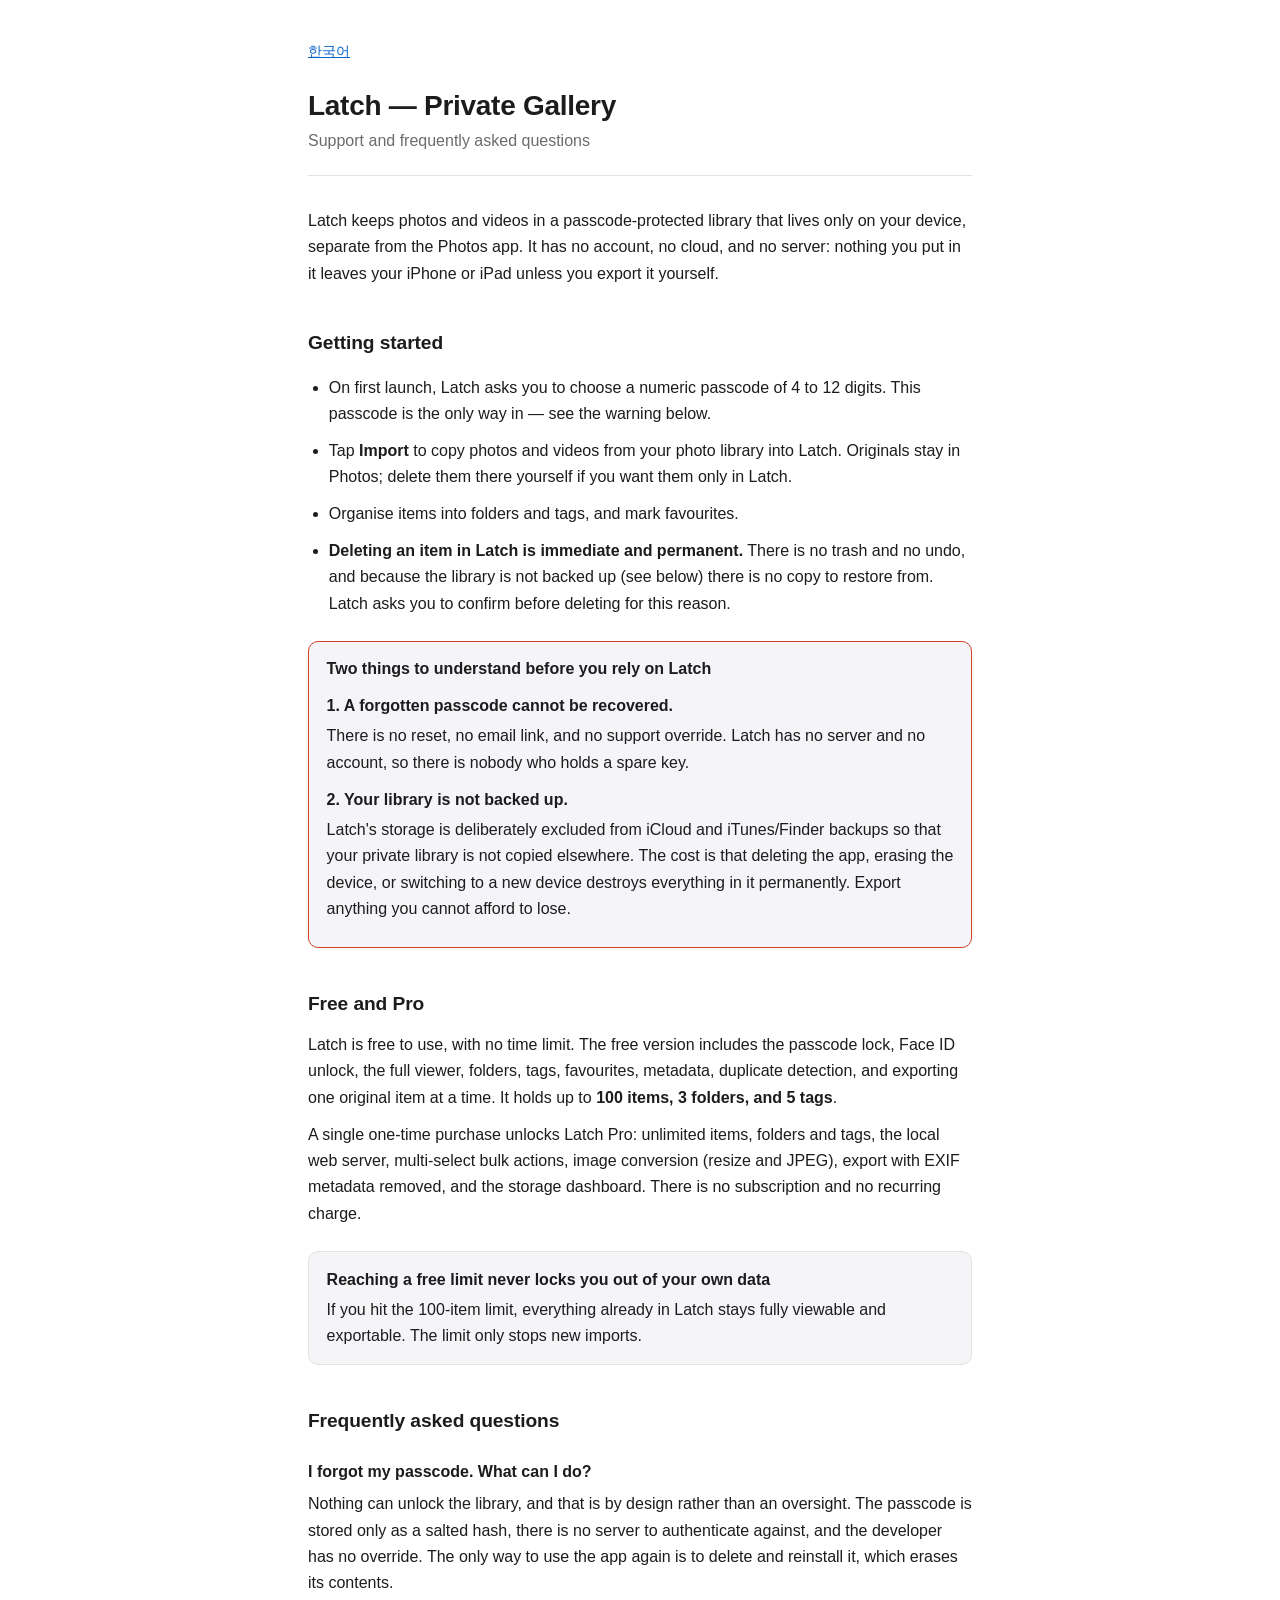
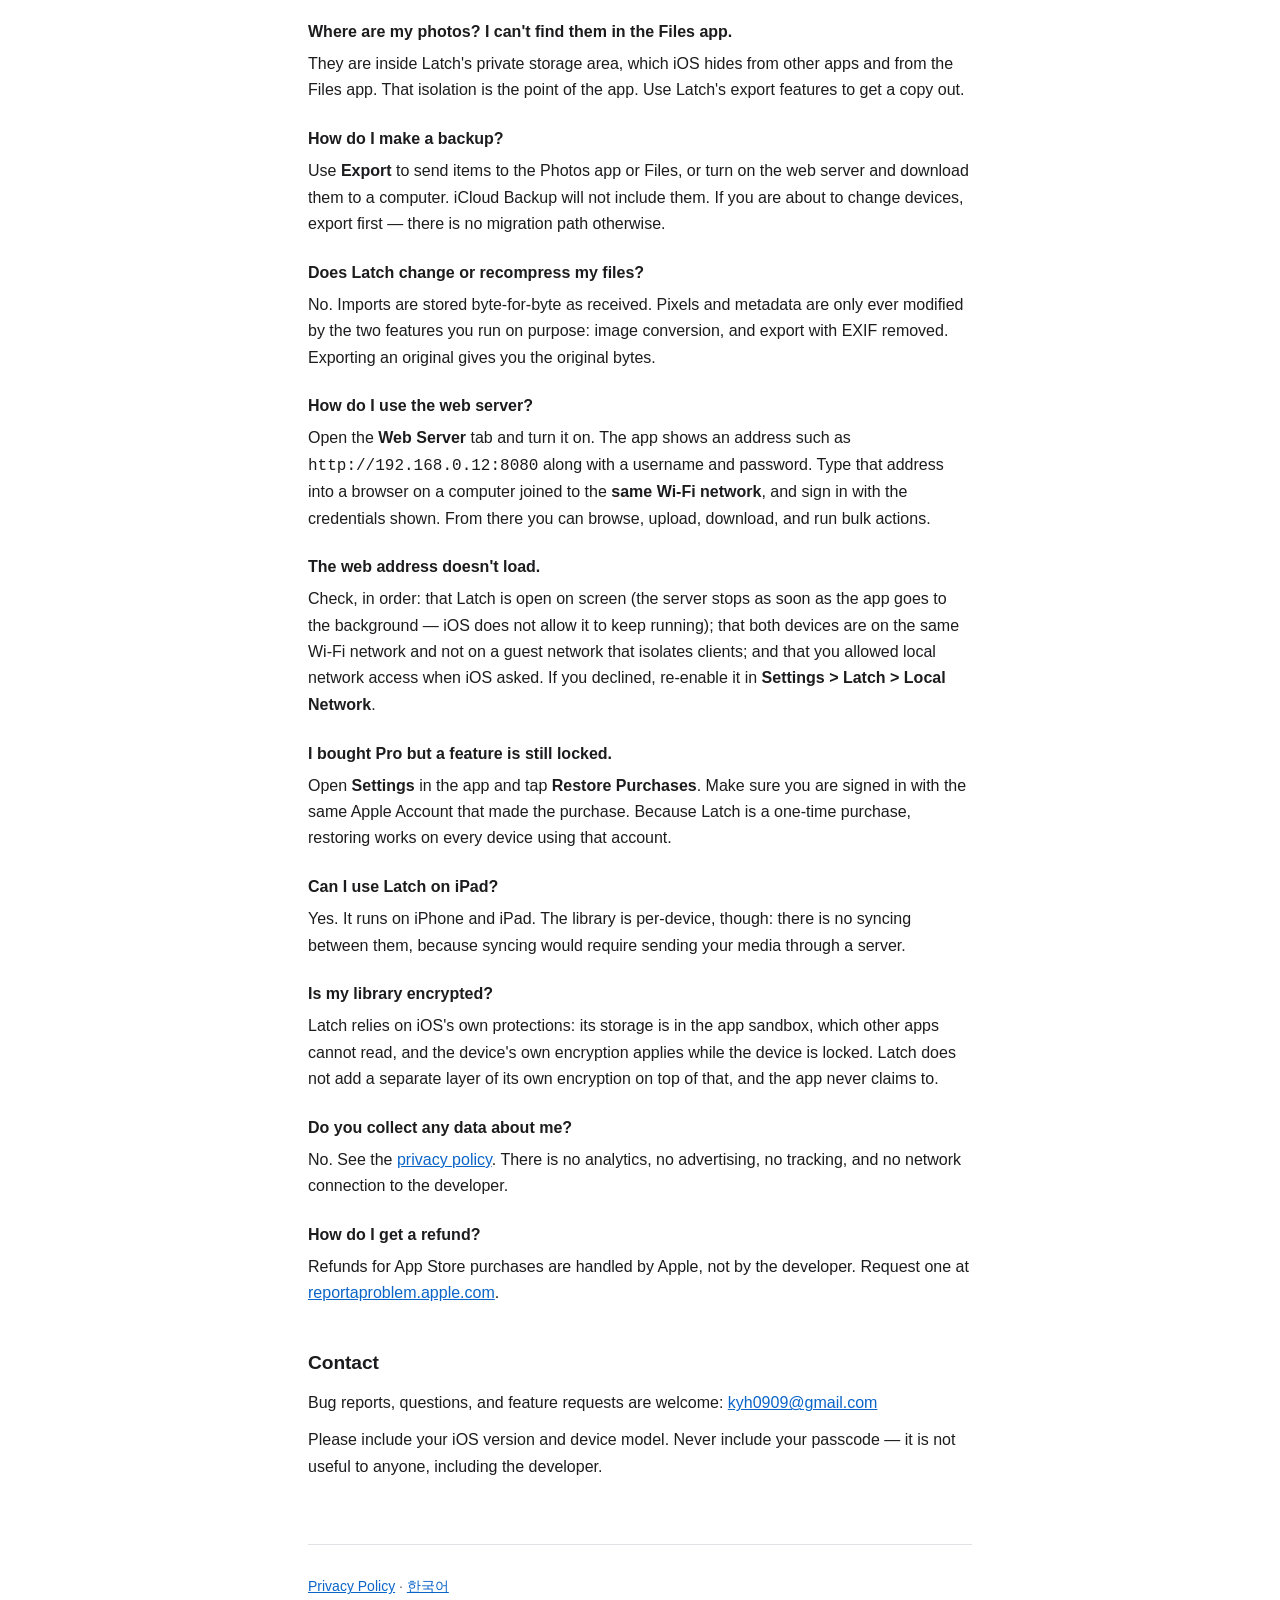
<file: public/index.html>
<!DOCTYPE html>
<html lang="en">
<head>
<meta charset="utf-8">
<meta name="viewport" content="width=device-width, initial-scale=1">
<title>Support — Latch</title>
<link rel="stylesheet" href="style.css">
</head>
<body>

<nav class="lang"><a href="ko/index.html">한국어</a></nav>

<header>
  <h1>Latch — Private Gallery</h1>
  <p>Support and frequently asked questions</p>
</header>

<p>
  Latch keeps photos and videos in a passcode-protected library that lives only
  on your device, separate from the Photos app. It has no account, no cloud, and
  no server: nothing you put in it leaves your iPhone or iPad unless you export
  it yourself.
</p>

<h2>Getting started</h2>

<ul>
  <li>On first launch, Latch asks you to choose a numeric passcode of 4 to 12
      digits. This passcode is the only way in — see the warning below.</li>
  <li>Tap <strong>Import</strong> to copy photos and videos from your photo
      library into Latch. Originals stay in Photos; delete them there yourself if
      you want them only in Latch.</li>
  <li>Organise items into folders and tags, and mark favourites.</li>
  <li><strong>Deleting an item in Latch is immediate and permanent.</strong>
      There is no trash and no undo, and because the library is not backed up
      (see below) there is no copy to restore from. Latch asks you to confirm
      before deleting for this reason.</li>
</ul>

<div class="note warn">
  <strong>Two things to understand before you rely on Latch</strong>
  <p>
    <strong>1. A forgotten passcode cannot be recovered.</strong> There is no
    reset, no email link, and no support override. Latch has no server and no
    account, so there is nobody who holds a spare key.
  </p>
  <p>
    <strong>2. Your library is not backed up.</strong> Latch's storage is
    deliberately excluded from iCloud and iTunes/Finder backups so that your
    private library is not copied elsewhere. The cost is that deleting the app,
    erasing the device, or switching to a new device destroys everything in it
    permanently. Export anything you cannot afford to lose.
  </p>
</div>

<h2>Free and Pro</h2>

<p>
  Latch is free to use, with no time limit. The free version includes the
  passcode lock, Face ID unlock, the full viewer, folders, tags, favourites,
  metadata, duplicate detection, and exporting one original item at a time. It
  holds up to <strong>100 items, 3 folders, and 5 tags</strong>.
</p>

<p>
  A single one-time purchase unlocks Latch Pro: unlimited items, folders and
  tags, the local web server, multi-select bulk actions, image conversion
  (resize and JPEG), export with EXIF metadata removed, and the storage
  dashboard. There is no subscription and no recurring charge.
</p>

<div class="note">
  <strong>Reaching a free limit never locks you out of your own data</strong>
  If you hit the 100-item limit, everything already in Latch stays fully
  viewable and exportable. The limit only stops new imports.
</div>

<h2>Frequently asked questions</h2>

<dl>
  <dt>I forgot my passcode. What can I do?</dt>
  <dd>
    Nothing can unlock the library, and that is by design rather than an
    oversight. The passcode is stored only as a salted hash, there is no server
    to authenticate against, and the developer has no override. The only way to
    use the app again is to delete and reinstall it, which erases its contents.
  </dd>

  <dt>Where are my photos? I can't find them in the Files app.</dt>
  <dd>
    They are inside Latch's private storage area, which iOS hides from other
    apps and from the Files app. That isolation is the point of the app. Use
    Latch's export features to get a copy out.
  </dd>

  <dt>How do I make a backup?</dt>
  <dd>
    Use <strong>Export</strong> to send items to the Photos app or Files, or turn
    on the web server and download them to a computer. iCloud Backup will not
    include them. If you are about to change devices, export first — there is no
    migration path otherwise.
  </dd>

  <dt>Does Latch change or recompress my files?</dt>
  <dd>
    No. Imports are stored byte-for-byte as received. Pixels and metadata are
    only ever modified by the two features you run on purpose: image conversion,
    and export with EXIF removed. Exporting an original gives you the original
    bytes.
  </dd>

  <dt>How do I use the web server?</dt>
  <dd>
    Open the <strong>Web Server</strong> tab and turn it on. The app shows an
    address such as <code>http://192.168.0.12:8080</code> along with a username
    and password. Type that address into a browser on a computer joined to the
    <strong>same Wi-Fi network</strong>, and sign in with the credentials shown.
    From there you can browse, upload, download, and run bulk actions.
  </dd>

  <dt>The web address doesn't load.</dt>
  <dd>
    Check, in order: that Latch is open on screen (the server stops as soon as
    the app goes to the background — iOS does not allow it to keep running);
    that both devices are on the same Wi-Fi network and not on a guest network
    that isolates clients; and that you allowed local network access when iOS
    asked. If you declined, re-enable it in
    <strong>Settings &gt; Latch &gt; Local Network</strong>.
  </dd>

  <dt>I bought Pro but a feature is still locked.</dt>
  <dd>
    Open <strong>Settings</strong> in the app and tap <strong>Restore
    Purchases</strong>. Make sure you are signed in with the same Apple Account
    that made the purchase. Because Latch is a one-time purchase, restoring works
    on every device using that account.
  </dd>

  <dt>Can I use Latch on iPad?</dt>
  <dd>
    Yes. It runs on iPhone and iPad. The library is per-device, though: there is
    no syncing between them, because syncing would require sending your media
    through a server.
  </dd>

  <dt>Is my library encrypted?</dt>
  <dd>
    Latch relies on iOS's own protections: its storage is in the app sandbox,
    which other apps cannot read, and the device's own encryption applies while
    the device is locked. Latch does not add a separate layer of its own
    encryption on top of that, and the app never claims to.
  </dd>

  <dt>Do you collect any data about me?</dt>
  <dd>
    No. See the <a href="privacy.html">privacy policy</a>. There is no analytics,
    no advertising, no tracking, and no network connection to the developer.
  </dd>

  <dt>How do I get a refund?</dt>
  <dd>
    Refunds for App Store purchases are handled by Apple, not by the developer.
    Request one at <a href="https://reportaproblem.apple.com">reportaproblem.apple.com</a>.
  </dd>
</dl>

<h2>Contact</h2>

<p>
  Bug reports, questions, and feature requests are welcome:
  <a href="mailto:kyh0909@gmail.com">kyh0909@gmail.com</a>
</p>

<p>
  Please include your iOS version and device model. Never include your passcode —
  it is not useful to anyone, including the developer.
</p>

<footer>
  <p><a href="privacy.html">Privacy Policy</a> · <a href="ko/index.html">한국어</a></p>
</footer>

</body>
</html>
</file>
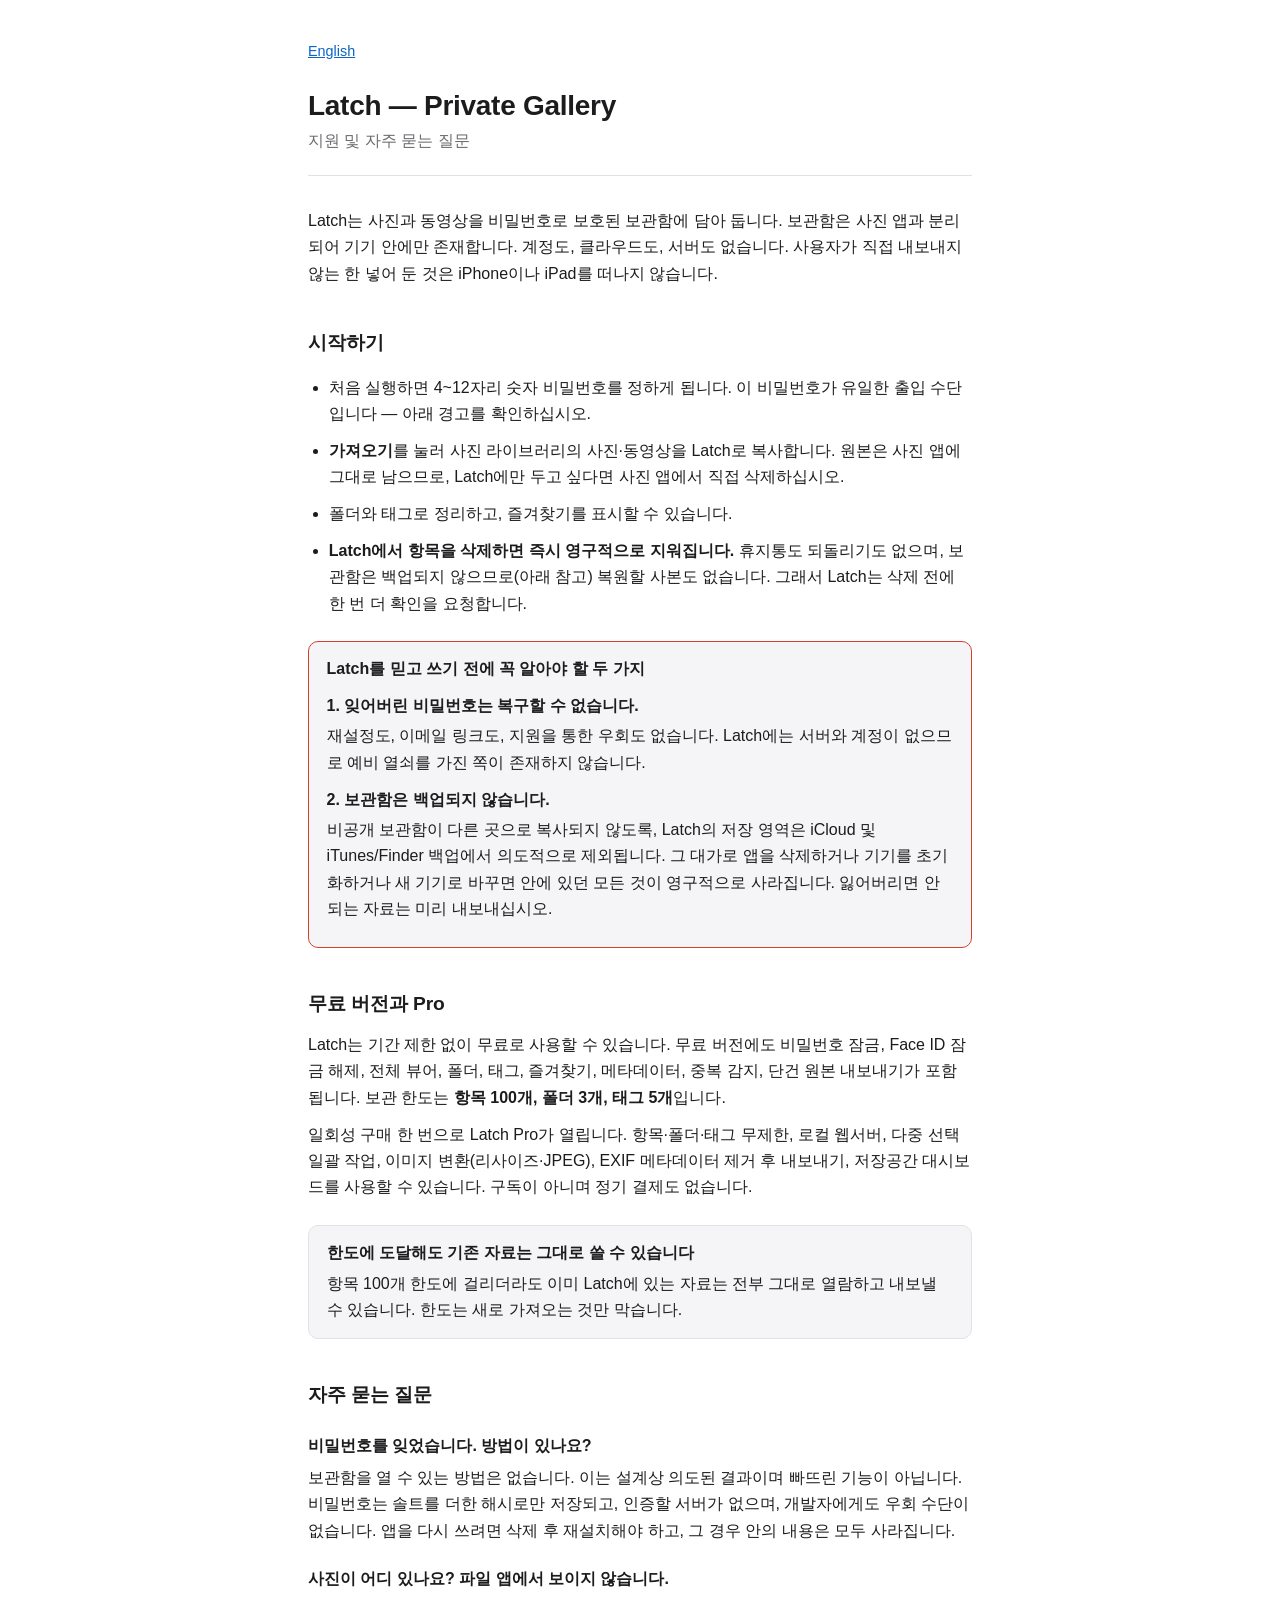
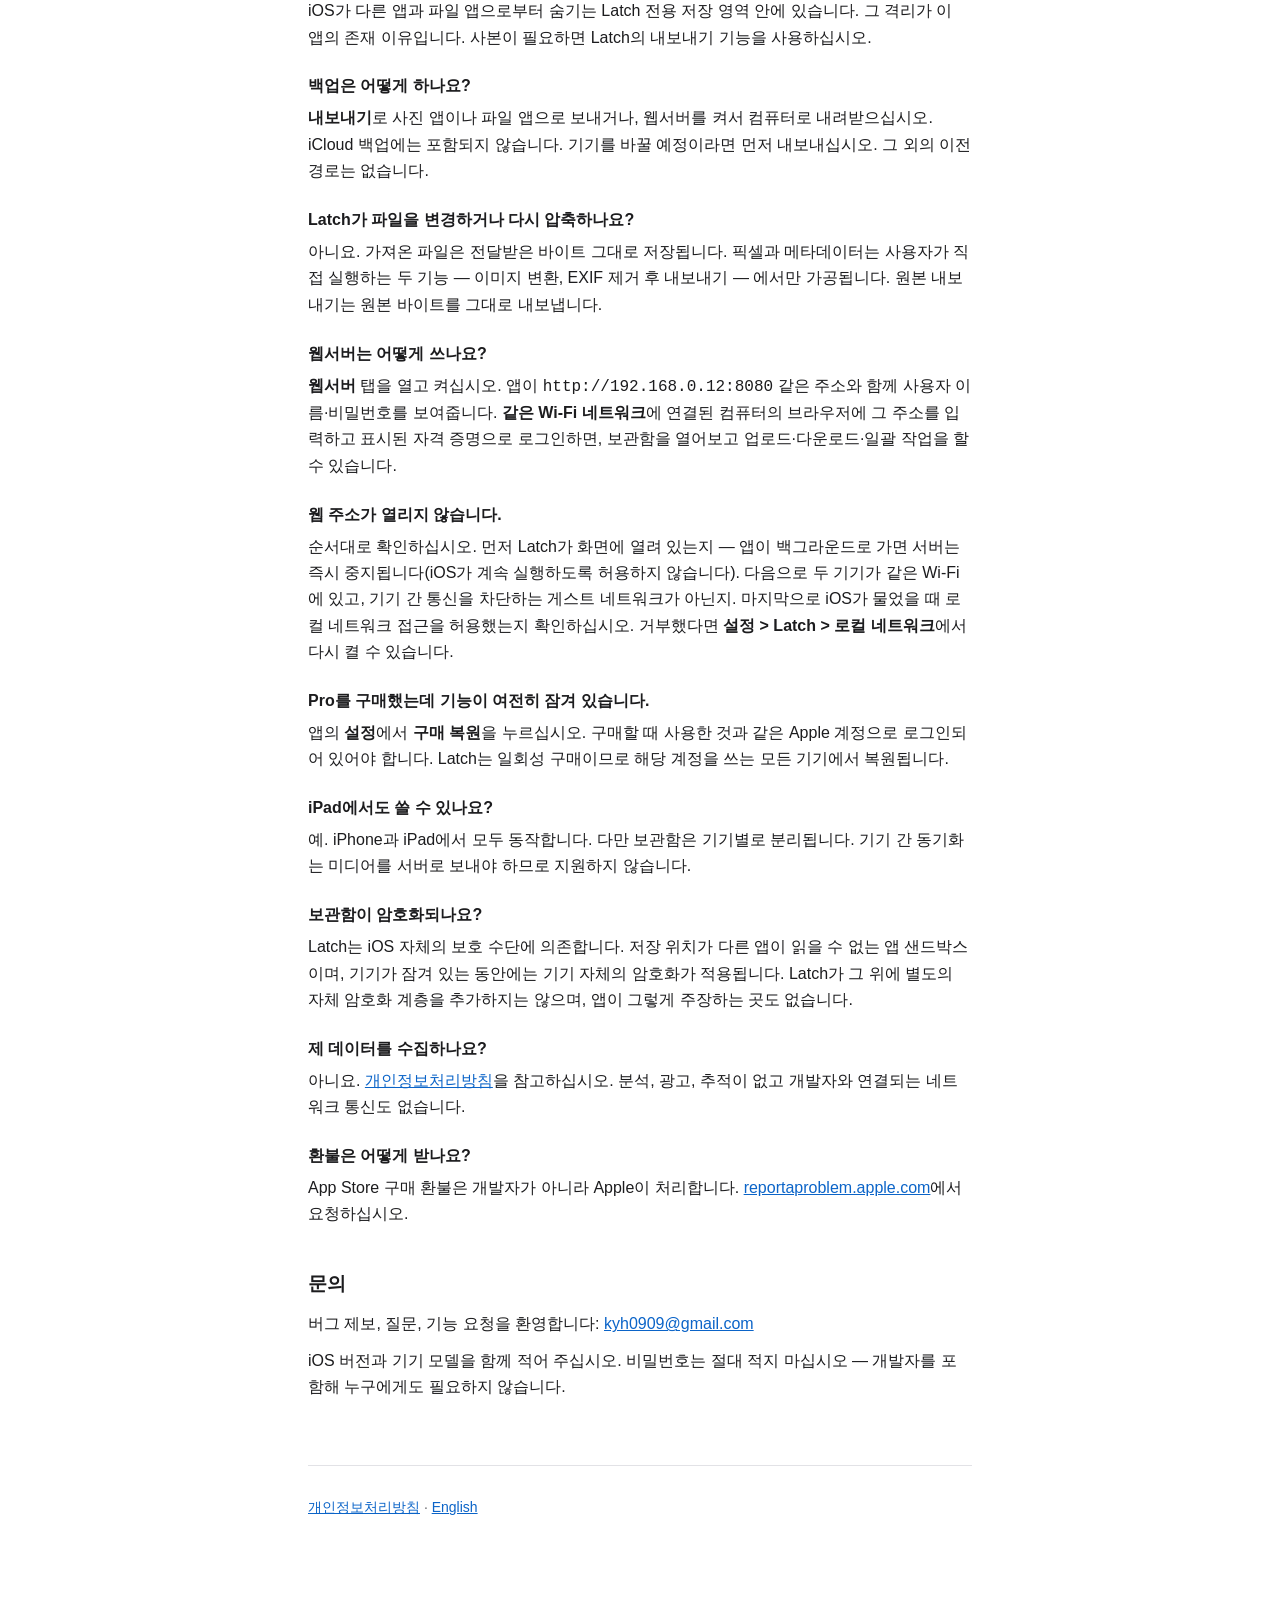
<file: public/ko/index.html>
<!DOCTYPE html>
<html lang="ko">
<head>
<meta charset="utf-8">
<meta name="viewport" content="width=device-width, initial-scale=1">
<title>지원 — Latch</title>
<link rel="stylesheet" href="../style.css">
</head>
<body>

<nav class="lang"><a href="../index.html">English</a></nav>

<header>
  <h1>Latch — Private Gallery</h1>
  <p>지원 및 자주 묻는 질문</p>
</header>

<p>
  Latch는 사진과 동영상을 비밀번호로 보호된 보관함에 담아 둡니다. 보관함은 사진 앱과
  분리되어 기기 안에만 존재합니다. 계정도, 클라우드도, 서버도 없습니다. 사용자가 직접
  내보내지 않는 한 넣어 둔 것은 iPhone이나 iPad를 떠나지 않습니다.
</p>

<h2>시작하기</h2>

<ul>
  <li>처음 실행하면 4~12자리 숫자 비밀번호를 정하게 됩니다. 이 비밀번호가 유일한
      출입 수단입니다 — 아래 경고를 확인하십시오.</li>
  <li><strong>가져오기</strong>를 눌러 사진 라이브러리의 사진·동영상을 Latch로
      복사합니다. 원본은 사진 앱에 그대로 남으므로, Latch에만 두고 싶다면 사진 앱에서
      직접 삭제하십시오.</li>
  <li>폴더와 태그로 정리하고, 즐겨찾기를 표시할 수 있습니다.</li>
  <li><strong>Latch에서 항목을 삭제하면 즉시 영구적으로 지워집니다.</strong>
      휴지통도 되돌리기도 없으며, 보관함은 백업되지 않으므로(아래 참고) 복원할
      사본도 없습니다. 그래서 Latch는 삭제 전에 한 번 더 확인을 요청합니다.</li>
</ul>

<div class="note warn">
  <strong>Latch를 믿고 쓰기 전에 꼭 알아야 할 두 가지</strong>
  <p>
    <strong>1. 잊어버린 비밀번호는 복구할 수 없습니다.</strong> 재설정도, 이메일
    링크도, 지원을 통한 우회도 없습니다. Latch에는 서버와 계정이 없으므로 예비 열쇠를
    가진 쪽이 존재하지 않습니다.
  </p>
  <p>
    <strong>2. 보관함은 백업되지 않습니다.</strong> 비공개 보관함이 다른 곳으로
    복사되지 않도록, Latch의 저장 영역은 iCloud 및 iTunes/Finder 백업에서 의도적으로
    제외됩니다. 그 대가로 앱을 삭제하거나 기기를 초기화하거나 새 기기로 바꾸면 안에
    있던 모든 것이 영구적으로 사라집니다. 잃어버리면 안 되는 자료는 미리
    내보내십시오.
  </p>
</div>

<h2>무료 버전과 Pro</h2>

<p>
  Latch는 기간 제한 없이 무료로 사용할 수 있습니다. 무료 버전에도 비밀번호 잠금, Face ID
  잠금 해제, 전체 뷰어, 폴더, 태그, 즐겨찾기, 메타데이터, 중복 감지, 단건 원본
  내보내기가 포함됩니다. 보관 한도는 <strong>항목 100개, 폴더 3개, 태그 5개</strong>입니다.
</p>

<p>
  일회성 구매 한 번으로 Latch Pro가 열립니다. 항목·폴더·태그 무제한, 로컬 웹서버, 다중
  선택 일괄 작업, 이미지 변환(리사이즈·JPEG), EXIF 메타데이터 제거 후 내보내기, 저장공간
  대시보드를 사용할 수 있습니다. 구독이 아니며 정기 결제도 없습니다.
</p>

<div class="note">
  <strong>한도에 도달해도 기존 자료는 그대로 쓸 수 있습니다</strong>
  항목 100개 한도에 걸리더라도 이미 Latch에 있는 자료는 전부 그대로 열람하고 내보낼 수
  있습니다. 한도는 새로 가져오는 것만 막습니다.
</div>

<h2>자주 묻는 질문</h2>

<dl>
  <dt>비밀번호를 잊었습니다. 방법이 있나요?</dt>
  <dd>
    보관함을 열 수 있는 방법은 없습니다. 이는 설계상 의도된 결과이며 빠뜨린 기능이
    아닙니다. 비밀번호는 솔트를 더한 해시로만 저장되고, 인증할 서버가 없으며, 개발자에게도
    우회 수단이 없습니다. 앱을 다시 쓰려면 삭제 후 재설치해야 하고, 그 경우 안의 내용은
    모두 사라집니다.
  </dd>

  <dt>사진이 어디 있나요? 파일 앱에서 보이지 않습니다.</dt>
  <dd>
    iOS가 다른 앱과 파일 앱으로부터 숨기는 Latch 전용 저장 영역 안에 있습니다. 그 격리가
    이 앱의 존재 이유입니다. 사본이 필요하면 Latch의 내보내기 기능을 사용하십시오.
  </dd>

  <dt>백업은 어떻게 하나요?</dt>
  <dd>
    <strong>내보내기</strong>로 사진 앱이나 파일 앱으로 보내거나, 웹서버를 켜서 컴퓨터로
    내려받으십시오. iCloud 백업에는 포함되지 않습니다. 기기를 바꿀 예정이라면 먼저
    내보내십시오. 그 외의 이전 경로는 없습니다.
  </dd>

  <dt>Latch가 파일을 변경하거나 다시 압축하나요?</dt>
  <dd>
    아니요. 가져온 파일은 전달받은 바이트 그대로 저장됩니다. 픽셀과 메타데이터는 사용자가
    직접 실행하는 두 기능 — 이미지 변환, EXIF 제거 후 내보내기 — 에서만 가공됩니다. 원본
    내보내기는 원본 바이트를 그대로 내보냅니다.
  </dd>

  <dt>웹서버는 어떻게 쓰나요?</dt>
  <dd>
    <strong>웹서버</strong> 탭을 열고 켜십시오. 앱이
    <code>http://192.168.0.12:8080</code> 같은 주소와 함께 사용자 이름·비밀번호를
    보여줍니다. <strong>같은 Wi‑Fi 네트워크</strong>에 연결된 컴퓨터의 브라우저에 그 주소를
    입력하고 표시된 자격 증명으로 로그인하면, 보관함을 열어보고 업로드·다운로드·일괄
    작업을 할 수 있습니다.
  </dd>

  <dt>웹 주소가 열리지 않습니다.</dt>
  <dd>
    순서대로 확인하십시오. 먼저 Latch가 화면에 열려 있는지 — 앱이 백그라운드로 가면 서버는
    즉시 중지됩니다(iOS가 계속 실행하도록 허용하지 않습니다). 다음으로 두 기기가 같은
    Wi‑Fi에 있고, 기기 간 통신을 차단하는 게스트 네트워크가 아닌지. 마지막으로 iOS가 물었을
    때 로컬 네트워크 접근을 허용했는지 확인하십시오. 거부했다면
    <strong>설정 &gt; Latch &gt; 로컬 네트워크</strong>에서 다시 켤 수 있습니다.
  </dd>

  <dt>Pro를 구매했는데 기능이 여전히 잠겨 있습니다.</dt>
  <dd>
    앱의 <strong>설정</strong>에서 <strong>구매 복원</strong>을 누르십시오. 구매할 때 사용한
    것과 같은 Apple 계정으로 로그인되어 있어야 합니다. Latch는 일회성 구매이므로 해당 계정을
    쓰는 모든 기기에서 복원됩니다.
  </dd>

  <dt>iPad에서도 쓸 수 있나요?</dt>
  <dd>
    예. iPhone과 iPad에서 모두 동작합니다. 다만 보관함은 기기별로 분리됩니다. 기기 간 동기화는
    미디어를 서버로 보내야 하므로 지원하지 않습니다.
  </dd>

  <dt>보관함이 암호화되나요?</dt>
  <dd>
    Latch는 iOS 자체의 보호 수단에 의존합니다. 저장 위치가 다른 앱이 읽을 수 없는 앱
    샌드박스이며, 기기가 잠겨 있는 동안에는 기기 자체의 암호화가 적용됩니다. Latch가 그 위에
    별도의 자체 암호화 계층을 추가하지는 않으며, 앱이 그렇게 주장하는 곳도 없습니다.
  </dd>

  <dt>제 데이터를 수집하나요?</dt>
  <dd>
    아니요. <a href="privacy.html">개인정보처리방침</a>을 참고하십시오. 분석, 광고, 추적이
    없고 개발자와 연결되는 네트워크 통신도 없습니다.
  </dd>

  <dt>환불은 어떻게 받나요?</dt>
  <dd>
    App Store 구매 환불은 개발자가 아니라 Apple이 처리합니다.
    <a href="https://reportaproblem.apple.com">reportaproblem.apple.com</a>에서 요청하십시오.
  </dd>
</dl>

<h2>문의</h2>

<p>
  버그 제보, 질문, 기능 요청을 환영합니다:
  <a href="mailto:kyh0909@gmail.com">kyh0909@gmail.com</a>
</p>

<p>
  iOS 버전과 기기 모델을 함께 적어 주십시오. 비밀번호는 절대 적지 마십시오 — 개발자를
  포함해 누구에게도 필요하지 않습니다.
</p>

<footer>
  <p><a href="privacy.html">개인정보처리방침</a> · <a href="../index.html">English</a></p>
</footer>

</body>
</html>
</file>
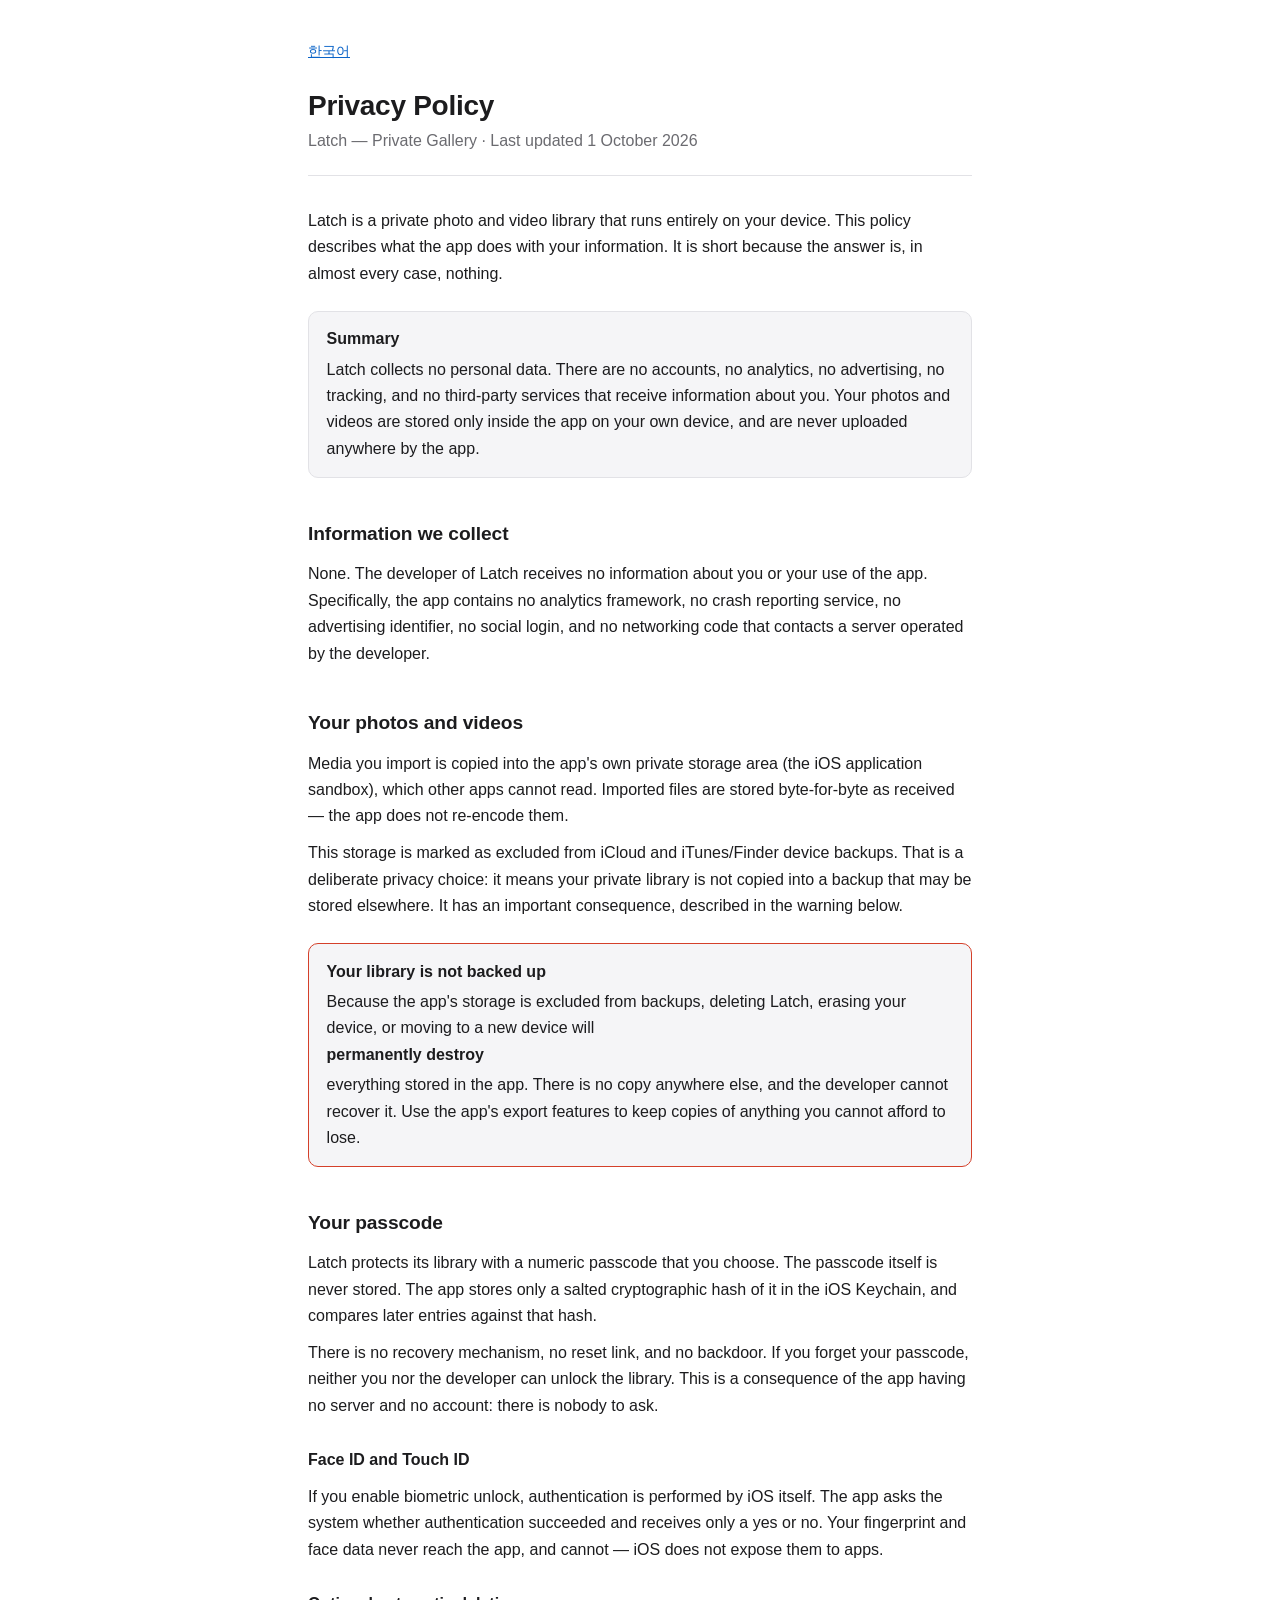
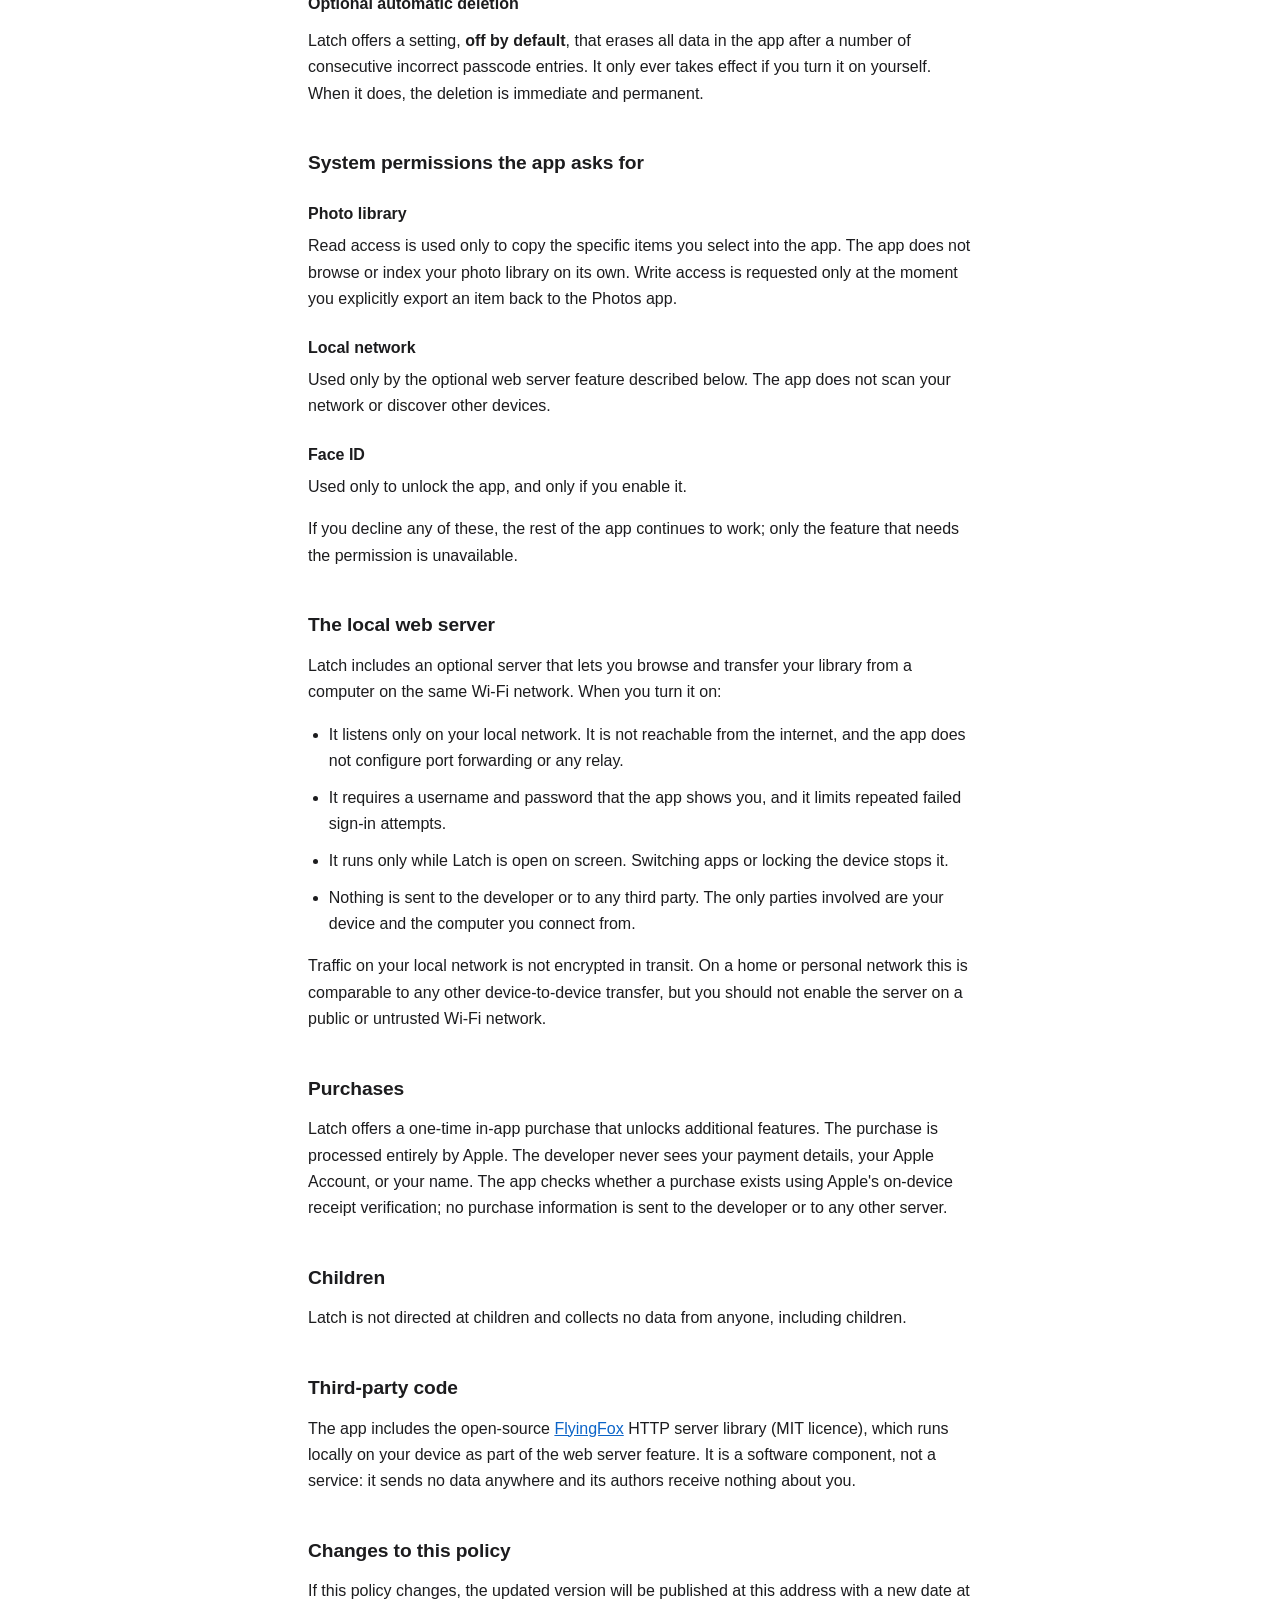
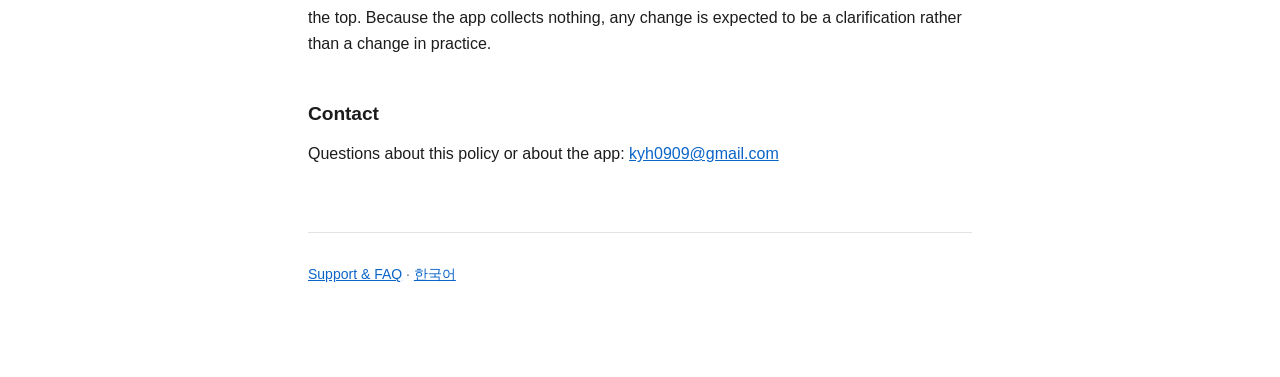
<file: public/privacy.html>
<!DOCTYPE html>
<html lang="en">
<head>
<meta charset="utf-8">
<meta name="viewport" content="width=device-width, initial-scale=1">
<title>Privacy Policy — Latch</title>
<link rel="stylesheet" href="style.css">
</head>
<body>

<nav class="lang"><a href="ko/privacy.html">한국어</a></nav>

<header>
  <h1>Privacy Policy</h1>
  <p>Latch — Private Gallery · Last updated 1 October 2026</p>
</header>

<p>
  Latch is a private photo and video library that runs entirely on your device.
  This policy describes what the app does with your information. It is short
  because the answer is, in almost every case, nothing.
</p>

<div class="note">
  <strong>Summary</strong>
  Latch collects no personal data. There are no accounts, no analytics, no
  advertising, no tracking, and no third-party services that receive information
  about you. Your photos and videos are stored only inside the app on your own
  device, and are never uploaded anywhere by the app.
</div>

<h2>Information we collect</h2>

<p>
  None. The developer of Latch receives no information about you or your use of
  the app. Specifically, the app contains no analytics framework, no crash
  reporting service, no advertising identifier, no social login, and no
  networking code that contacts a server operated by the developer.
</p>

<h2>Your photos and videos</h2>

<p>
  Media you import is copied into the app's own private storage area (the iOS
  application sandbox), which other apps cannot read. Imported files are stored
  byte-for-byte as received — the app does not re-encode them.
</p>

<p>
  This storage is marked as excluded from iCloud and iTunes/Finder device
  backups. That is a deliberate privacy choice: it means your private library is
  not copied into a backup that may be stored elsewhere. It has an important
  consequence, described in the warning below.
</p>

<div class="note warn">
  <strong>Your library is not backed up</strong>
  Because the app's storage is excluded from backups, deleting Latch, erasing
  your device, or moving to a new device will <strong>permanently destroy</strong>
  everything stored in the app. There is no copy anywhere else, and the
  developer cannot recover it. Use the app's export features to keep copies of
  anything you cannot afford to lose.
</div>

<h2>Your passcode</h2>

<p>
  Latch protects its library with a numeric passcode that you choose. The
  passcode itself is never stored. The app stores only a salted cryptographic
  hash of it in the iOS Keychain, and compares later entries against that hash.
</p>

<p>
  There is no recovery mechanism, no reset link, and no backdoor. If you forget
  your passcode, neither you nor the developer can unlock the library. This is a
  consequence of the app having no server and no account: there is nobody to ask.
</p>

<h3>Face ID and Touch ID</h3>

<p>
  If you enable biometric unlock, authentication is performed by iOS itself. The
  app asks the system whether authentication succeeded and receives only a yes or
  no. Your fingerprint and face data never reach the app, and cannot — iOS does
  not expose them to apps.
</p>

<h3>Optional automatic deletion</h3>

<p>
  Latch offers a setting, <strong>off by default</strong>, that erases all data
  in the app after a number of consecutive incorrect passcode entries. It only
  ever takes effect if you turn it on yourself. When it does, the deletion is
  immediate and permanent.
</p>

<h2>System permissions the app asks for</h2>

<dl>
  <dt>Photo library</dt>
  <dd>
    Read access is used only to copy the specific items you select into the app.
    The app does not browse or index your photo library on its own. Write access
    is requested only at the moment you explicitly export an item back to the
    Photos app.
  </dd>

  <dt>Local network</dt>
  <dd>
    Used only by the optional web server feature described below. The app does
    not scan your network or discover other devices.
  </dd>

  <dt>Face ID</dt>
  <dd>Used only to unlock the app, and only if you enable it.</dd>
</dl>

<p>
  If you decline any of these, the rest of the app continues to work; only the
  feature that needs the permission is unavailable.
</p>

<h2>The local web server</h2>

<p>
  Latch includes an optional server that lets you browse and transfer your
  library from a computer on the same Wi-Fi network. When you turn it on:
</p>

<ul>
  <li>It listens only on your local network. It is not reachable from the
      internet, and the app does not configure port forwarding or any relay.</li>
  <li>It requires a username and password that the app shows you, and it limits
      repeated failed sign-in attempts.</li>
  <li>It runs only while Latch is open on screen. Switching apps or locking the
      device stops it.</li>
  <li>Nothing is sent to the developer or to any third party. The only parties
      involved are your device and the computer you connect from.</li>
</ul>

<p>
  Traffic on your local network is not encrypted in transit. On a home or
  personal network this is comparable to any other device-to-device transfer,
  but you should not enable the server on a public or untrusted Wi-Fi network.
</p>

<h2>Purchases</h2>

<p>
  Latch offers a one-time in-app purchase that unlocks additional features. The
  purchase is processed entirely by Apple. The developer never sees your payment
  details, your Apple Account, or your name. The app checks whether a purchase
  exists using Apple's on-device receipt verification; no purchase information is
  sent to the developer or to any other server.
</p>

<h2>Children</h2>

<p>
  Latch is not directed at children and collects no data from anyone, including
  children.
</p>

<h2>Third-party code</h2>

<p>
  The app includes the open-source <a href="https://github.com/swhitty/FlyingFox">FlyingFox</a>
  HTTP server library (MIT licence), which runs locally on your device as part of
  the web server feature. It is a software component, not a service: it sends no
  data anywhere and its authors receive nothing about you.
</p>

<h2>Changes to this policy</h2>

<p>
  If this policy changes, the updated version will be published at this address
  with a new date at the top. Because the app collects nothing, any change is
  expected to be a clarification rather than a change in practice.
</p>

<h2>Contact</h2>

<p>
  Questions about this policy or about the app:
  <a href="mailto:kyh0909@gmail.com">kyh0909@gmail.com</a>
</p>

<footer>
  <p><a href="index.html">Support &amp; FAQ</a> · <a href="ko/privacy.html">한국어</a></p>
</footer>

</body>
</html>
</file>
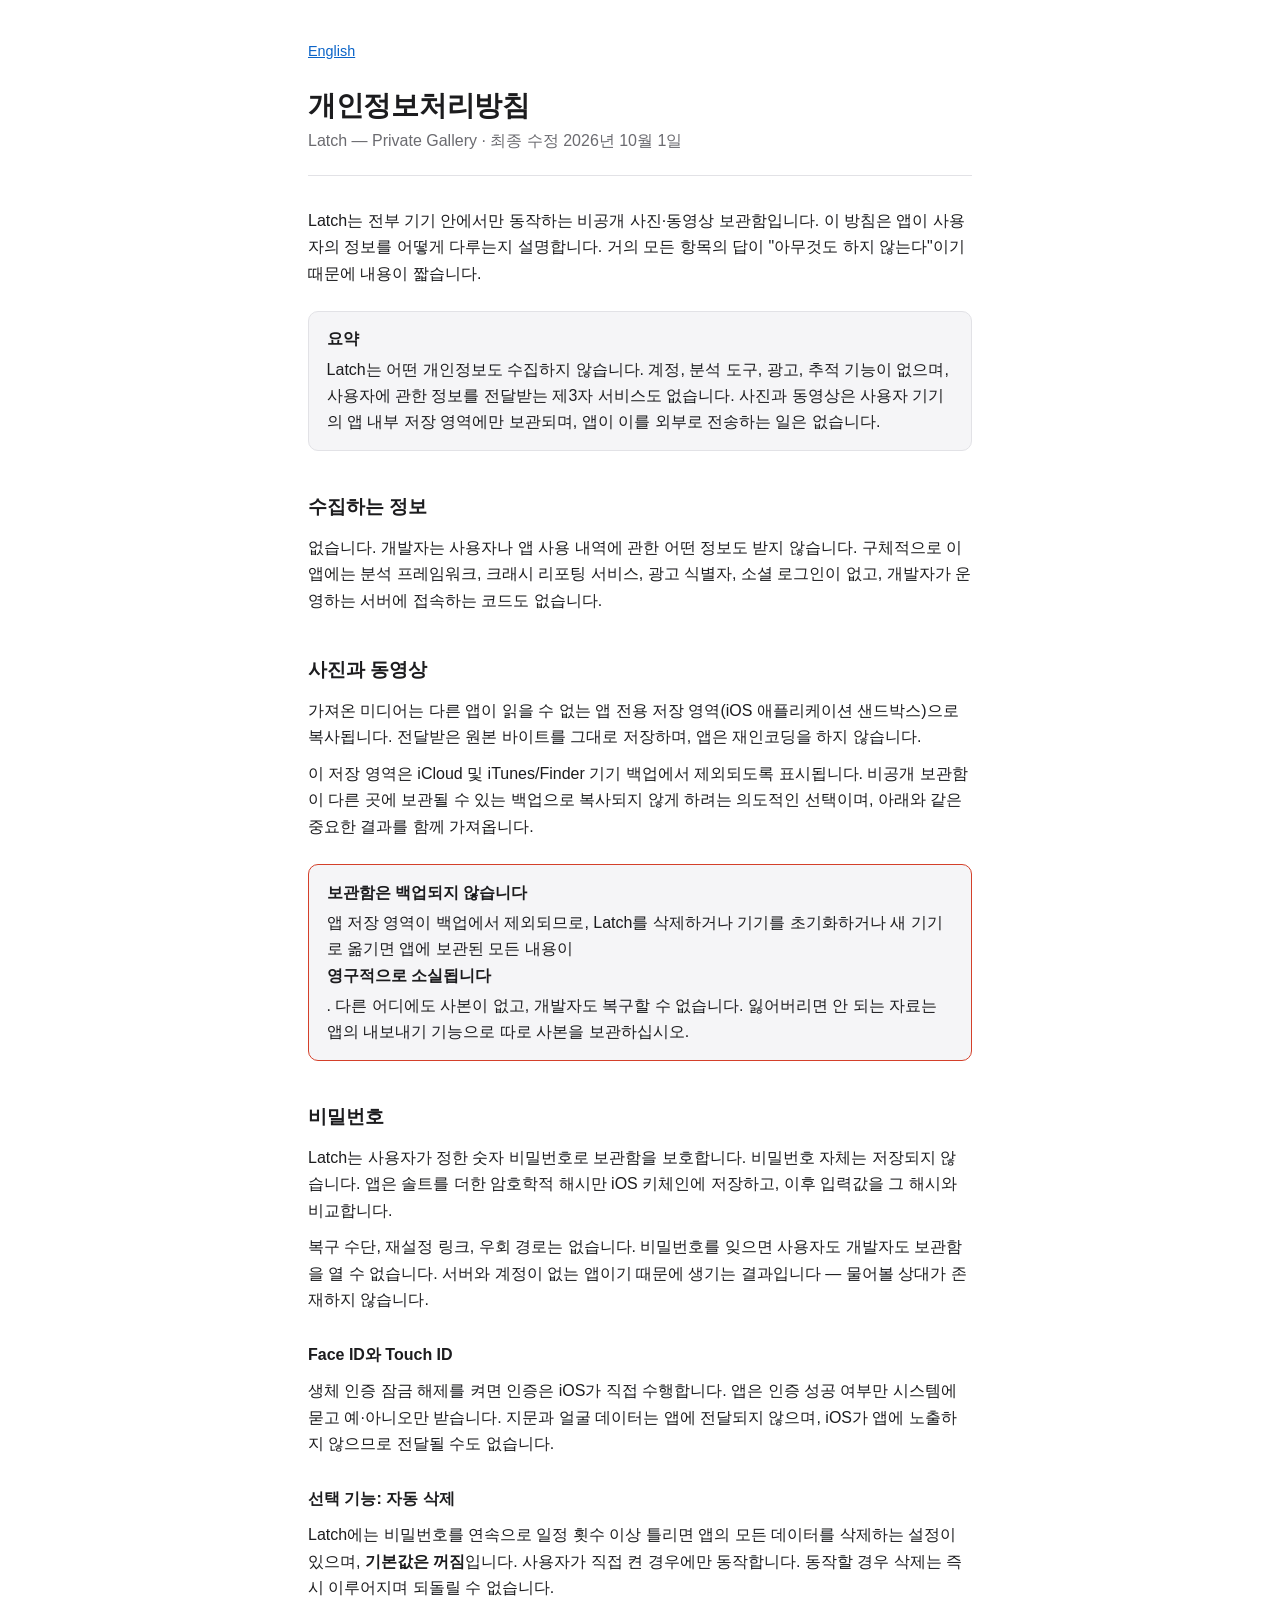
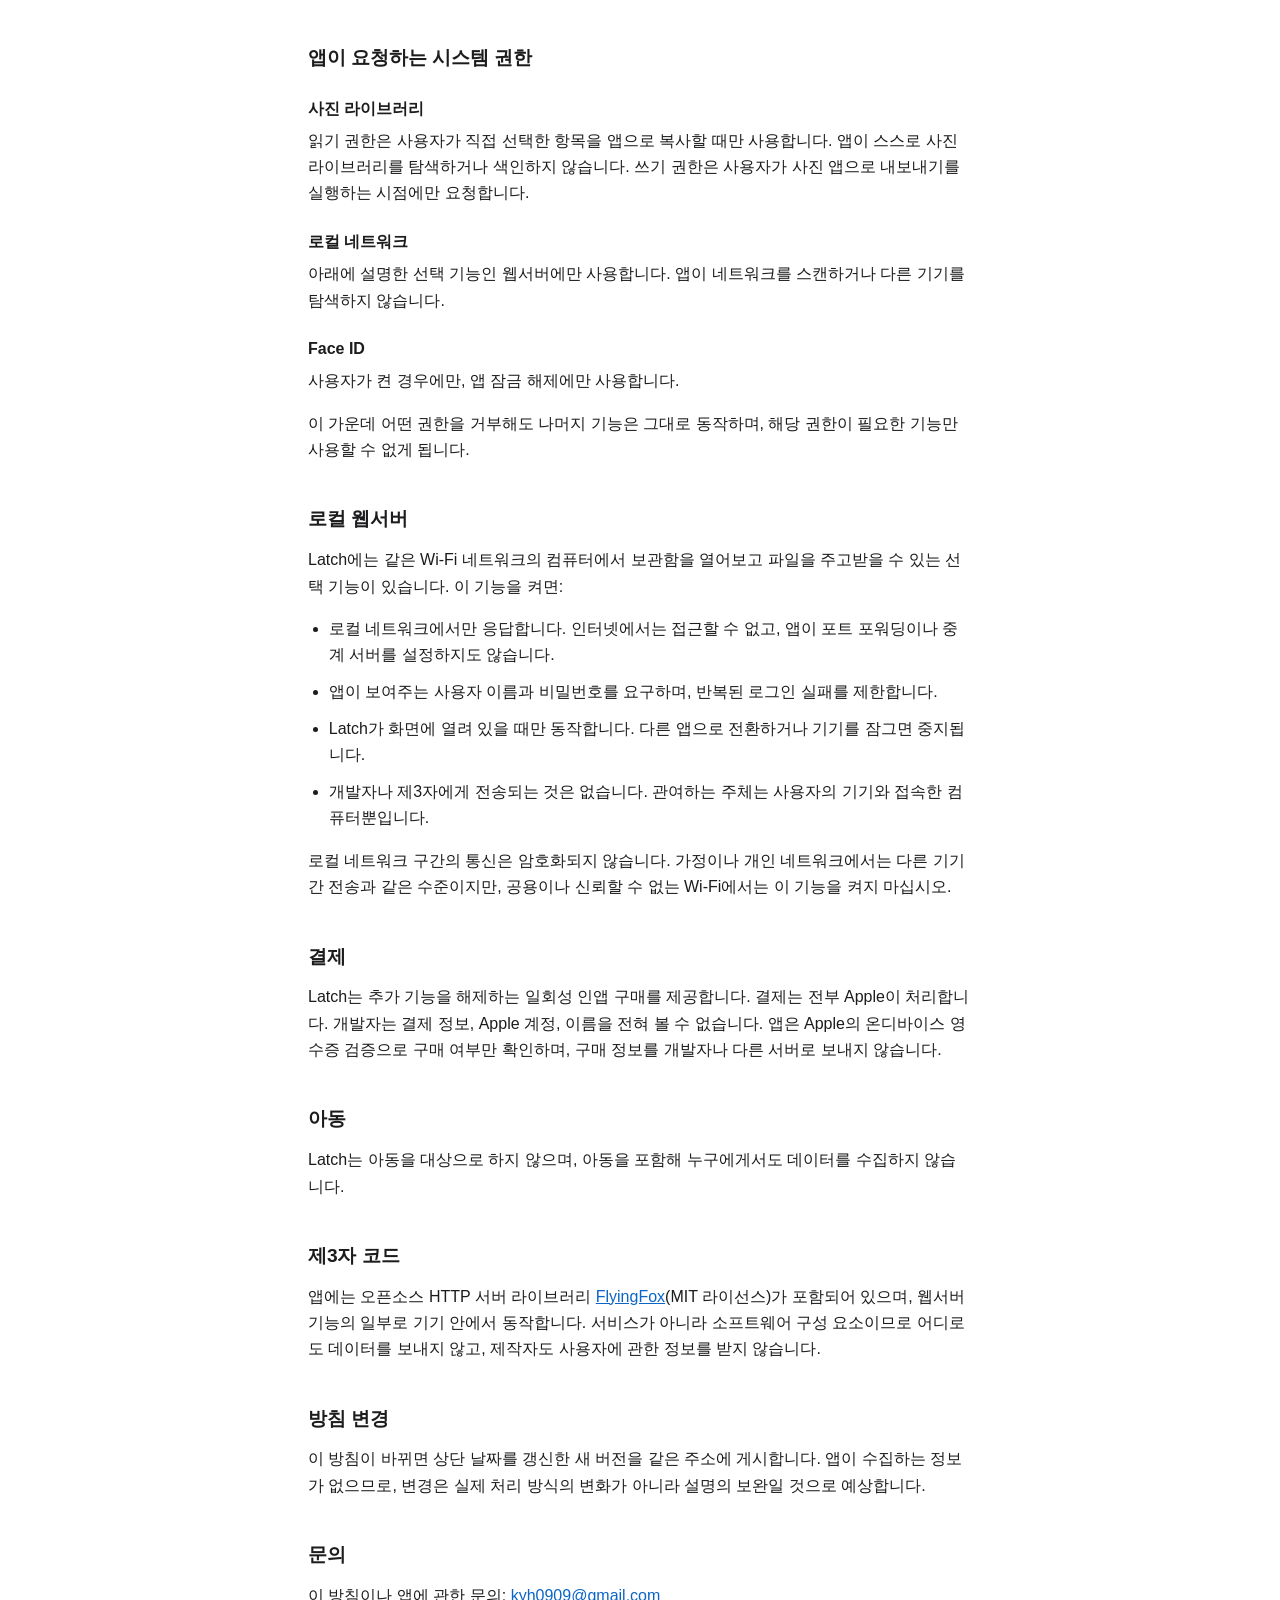
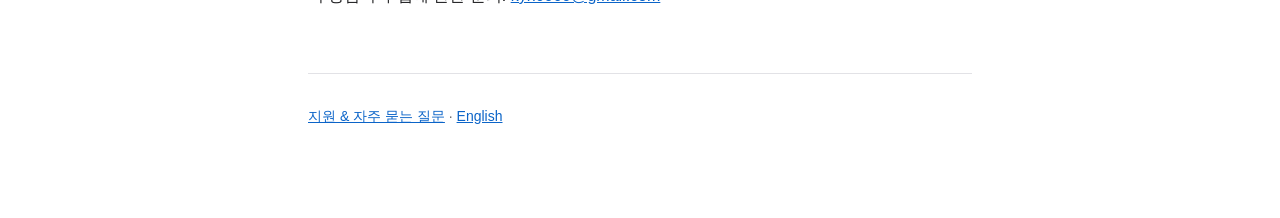
<file: public/ko/privacy.html>
<!DOCTYPE html>
<html lang="ko">
<head>
<meta charset="utf-8">
<meta name="viewport" content="width=device-width, initial-scale=1">
<title>개인정보처리방침 — Latch</title>
<link rel="stylesheet" href="../style.css">
</head>
<body>

<nav class="lang"><a href="../privacy.html">English</a></nav>

<header>
  <h1>개인정보처리방침</h1>
  <p>Latch — Private Gallery · 최종 수정 2026년 10월 1일</p>
</header>

<p>
  Latch는 전부 기기 안에서만 동작하는 비공개 사진·동영상 보관함입니다. 이 방침은
  앱이 사용자의 정보를 어떻게 다루는지 설명합니다. 거의 모든 항목의 답이 "아무것도
  하지 않는다"이기 때문에 내용이 짧습니다.
</p>

<div class="note">
  <strong>요약</strong>
  Latch는 어떤 개인정보도 수집하지 않습니다. 계정, 분석 도구, 광고, 추적 기능이
  없으며, 사용자에 관한 정보를 전달받는 제3자 서비스도 없습니다. 사진과 동영상은
  사용자 기기의 앱 내부 저장 영역에만 보관되며, 앱이 이를 외부로 전송하는 일은
  없습니다.
</div>

<h2>수집하는 정보</h2>

<p>
  없습니다. 개발자는 사용자나 앱 사용 내역에 관한 어떤 정보도 받지 않습니다.
  구체적으로 이 앱에는 분석 프레임워크, 크래시 리포팅 서비스, 광고 식별자, 소셜
  로그인이 없고, 개발자가 운영하는 서버에 접속하는 코드도 없습니다.
</p>

<h2>사진과 동영상</h2>

<p>
  가져온 미디어는 다른 앱이 읽을 수 없는 앱 전용 저장 영역(iOS 애플리케이션
  샌드박스)으로 복사됩니다. 전달받은 원본 바이트를 그대로 저장하며, 앱은 재인코딩을
  하지 않습니다.
</p>

<p>
  이 저장 영역은 iCloud 및 iTunes/Finder 기기 백업에서 제외되도록 표시됩니다.
  비공개 보관함이 다른 곳에 보관될 수 있는 백업으로 복사되지 않게 하려는 의도적인
  선택이며, 아래와 같은 중요한 결과를 함께 가져옵니다.
</p>

<div class="note warn">
  <strong>보관함은 백업되지 않습니다</strong>
  앱 저장 영역이 백업에서 제외되므로, Latch를 삭제하거나 기기를 초기화하거나 새
  기기로 옮기면 앱에 보관된 모든 내용이 <strong>영구적으로 소실됩니다</strong>.
  다른 어디에도 사본이 없고, 개발자도 복구할 수 없습니다. 잃어버리면 안 되는 자료는
  앱의 내보내기 기능으로 따로 사본을 보관하십시오.
</div>

<h2>비밀번호</h2>

<p>
  Latch는 사용자가 정한 숫자 비밀번호로 보관함을 보호합니다. 비밀번호 자체는 저장되지
  않습니다. 앱은 솔트를 더한 암호학적 해시만 iOS 키체인에 저장하고, 이후 입력값을 그
  해시와 비교합니다.
</p>

<p>
  복구 수단, 재설정 링크, 우회 경로는 없습니다. 비밀번호를 잊으면 사용자도 개발자도
  보관함을 열 수 없습니다. 서버와 계정이 없는 앱이기 때문에 생기는 결과입니다 —
  물어볼 상대가 존재하지 않습니다.
</p>

<h3>Face ID와 Touch ID</h3>

<p>
  생체 인증 잠금 해제를 켜면 인증은 iOS가 직접 수행합니다. 앱은 인증 성공 여부만
  시스템에 묻고 예·아니오만 받습니다. 지문과 얼굴 데이터는 앱에 전달되지 않으며,
  iOS가 앱에 노출하지 않으므로 전달될 수도 없습니다.
</p>

<h3>선택 기능: 자동 삭제</h3>

<p>
  Latch에는 비밀번호를 연속으로 일정 횟수 이상 틀리면 앱의 모든 데이터를 삭제하는
  설정이 있으며, <strong>기본값은 꺼짐</strong>입니다. 사용자가 직접 켠 경우에만
  동작합니다. 동작할 경우 삭제는 즉시 이루어지며 되돌릴 수 없습니다.
</p>

<h2>앱이 요청하는 시스템 권한</h2>

<dl>
  <dt>사진 라이브러리</dt>
  <dd>
    읽기 권한은 사용자가 직접 선택한 항목을 앱으로 복사할 때만 사용합니다. 앱이
    스스로 사진 라이브러리를 탐색하거나 색인하지 않습니다. 쓰기 권한은 사용자가 사진
    앱으로 내보내기를 실행하는 시점에만 요청합니다.
  </dd>

  <dt>로컬 네트워크</dt>
  <dd>
    아래에 설명한 선택 기능인 웹서버에만 사용합니다. 앱이 네트워크를 스캔하거나 다른
    기기를 탐색하지 않습니다.
  </dd>

  <dt>Face ID</dt>
  <dd>사용자가 켠 경우에만, 앱 잠금 해제에만 사용합니다.</dd>
</dl>

<p>
  이 가운데 어떤 권한을 거부해도 나머지 기능은 그대로 동작하며, 해당 권한이 필요한
  기능만 사용할 수 없게 됩니다.
</p>

<h2>로컬 웹서버</h2>

<p>
  Latch에는 같은 Wi‑Fi 네트워크의 컴퓨터에서 보관함을 열어보고 파일을 주고받을 수 있는
  선택 기능이 있습니다. 이 기능을 켜면:
</p>

<ul>
  <li>로컬 네트워크에서만 응답합니다. 인터넷에서는 접근할 수 없고, 앱이 포트 포워딩이나
      중계 서버를 설정하지도 않습니다.</li>
  <li>앱이 보여주는 사용자 이름과 비밀번호를 요구하며, 반복된 로그인 실패를
      제한합니다.</li>
  <li>Latch가 화면에 열려 있을 때만 동작합니다. 다른 앱으로 전환하거나 기기를 잠그면
      중지됩니다.</li>
  <li>개발자나 제3자에게 전송되는 것은 없습니다. 관여하는 주체는 사용자의 기기와
      접속한 컴퓨터뿐입니다.</li>
</ul>

<p>
  로컬 네트워크 구간의 통신은 암호화되지 않습니다. 가정이나 개인 네트워크에서는 다른
  기기 간 전송과 같은 수준이지만, 공용이나 신뢰할 수 없는 Wi‑Fi에서는 이 기능을 켜지
  마십시오.
</p>

<h2>결제</h2>

<p>
  Latch는 추가 기능을 해제하는 일회성 인앱 구매를 제공합니다. 결제는 전부 Apple이
  처리합니다. 개발자는 결제 정보, Apple 계정, 이름을 전혀 볼 수 없습니다. 앱은 Apple의
  온디바이스 영수증 검증으로 구매 여부만 확인하며, 구매 정보를 개발자나 다른 서버로
  보내지 않습니다.
</p>

<h2>아동</h2>

<p>
  Latch는 아동을 대상으로 하지 않으며, 아동을 포함해 누구에게서도 데이터를 수집하지
  않습니다.
</p>

<h2>제3자 코드</h2>

<p>
  앱에는 오픈소스 HTTP 서버 라이브러리
  <a href="https://github.com/swhitty/FlyingFox">FlyingFox</a>(MIT 라이선스)가
  포함되어 있으며, 웹서버 기능의 일부로 기기 안에서 동작합니다. 서비스가 아니라 소프트웨어
  구성 요소이므로 어디로도 데이터를 보내지 않고, 제작자도 사용자에 관한 정보를 받지
  않습니다.
</p>

<h2>방침 변경</h2>

<p>
  이 방침이 바뀌면 상단 날짜를 갱신한 새 버전을 같은 주소에 게시합니다. 앱이 수집하는
  정보가 없으므로, 변경은 실제 처리 방식의 변화가 아니라 설명의 보완일 것으로
  예상합니다.
</p>

<h2>문의</h2>

<p>
  이 방침이나 앱에 관한 문의:
  <a href="mailto:kyh0909@gmail.com">kyh0909@gmail.com</a>
</p>

<footer>
  <p><a href="index.html">지원 &amp; 자주 묻는 질문</a> · <a href="../privacy.html">English</a></p>
</footer>

</body>
</html>
</file>
<file: public/style.css>
/* Shared stylesheet for the Latch support site.
   No fonts, no scripts, no analytics — the privacy policy claims the site
   collects nothing, so the site must not load anything third-party. */

:root {
  --fg: #1c1c1e;
  --fg-dim: #6b6b70;
  --bg: #ffffff;
  --bg-soft: #f5f5f7;
  --rule: #e2e2e6;
  --accent: #0b64c8;
}

@media (prefers-color-scheme: dark) {
  :root {
    --fg: #ececf0;
    --fg-dim: #9a9aa0;
    --bg: #131315;
    --bg-soft: #1d1d20;
    --rule: #323236;
    --accent: #5aa7ff;
  }
}

* { box-sizing: border-box; }

body {
  margin: 0 auto;
  padding: 2.5rem 1.25rem 5rem;
  max-width: 44rem;
  background: var(--bg);
  color: var(--fg);
  font: 16px/1.65 -apple-system, BlinkMacSystemFont, "Segoe UI", Roboto,
        "Helvetica Neue", sans-serif;
  -webkit-text-size-adjust: 100%;
}

header { border-bottom: 1px solid var(--rule); padding-bottom: 1.25rem; margin-bottom: 2rem; }
header p { color: var(--fg-dim); margin: 0.35rem 0 0; }

h1 { font-size: 1.75rem; line-height: 1.25; margin: 0; letter-spacing: -0.01em; }
h2 { font-size: 1.2rem; margin: 2.5rem 0 0.75rem; letter-spacing: -0.005em; }
h3 { font-size: 1rem; margin: 1.75rem 0 0.5rem; }

p, li { margin: 0.65rem 0; }
ul { padding-left: 1.3rem; }

a { color: var(--accent); }

nav.lang { margin: 0 0 1.5rem; font-size: 0.9rem; color: var(--fg-dim); }
nav.lang a { margin-right: 0.75rem; }

.note {
  background: var(--bg-soft);
  border: 1px solid var(--rule);
  border-radius: 10px;
  padding: 0.9rem 1.1rem;
  margin: 1.5rem 0;
}
.note strong { display: block; margin-bottom: 0.25rem; }

.warn { border-color: #d4402a; }
@media (prefers-color-scheme: dark) { .warn { border-color: #ff6b52; } }

dl { margin: 1rem 0; }
dt { font-weight: 600; margin-top: 1.4rem; }
dd { margin: 0.35rem 0 0; }

footer {
  margin-top: 4rem;
  padding-top: 1.25rem;
  border-top: 1px solid var(--rule);
  color: var(--fg-dim);
  font-size: 0.875rem;
}
</file>
